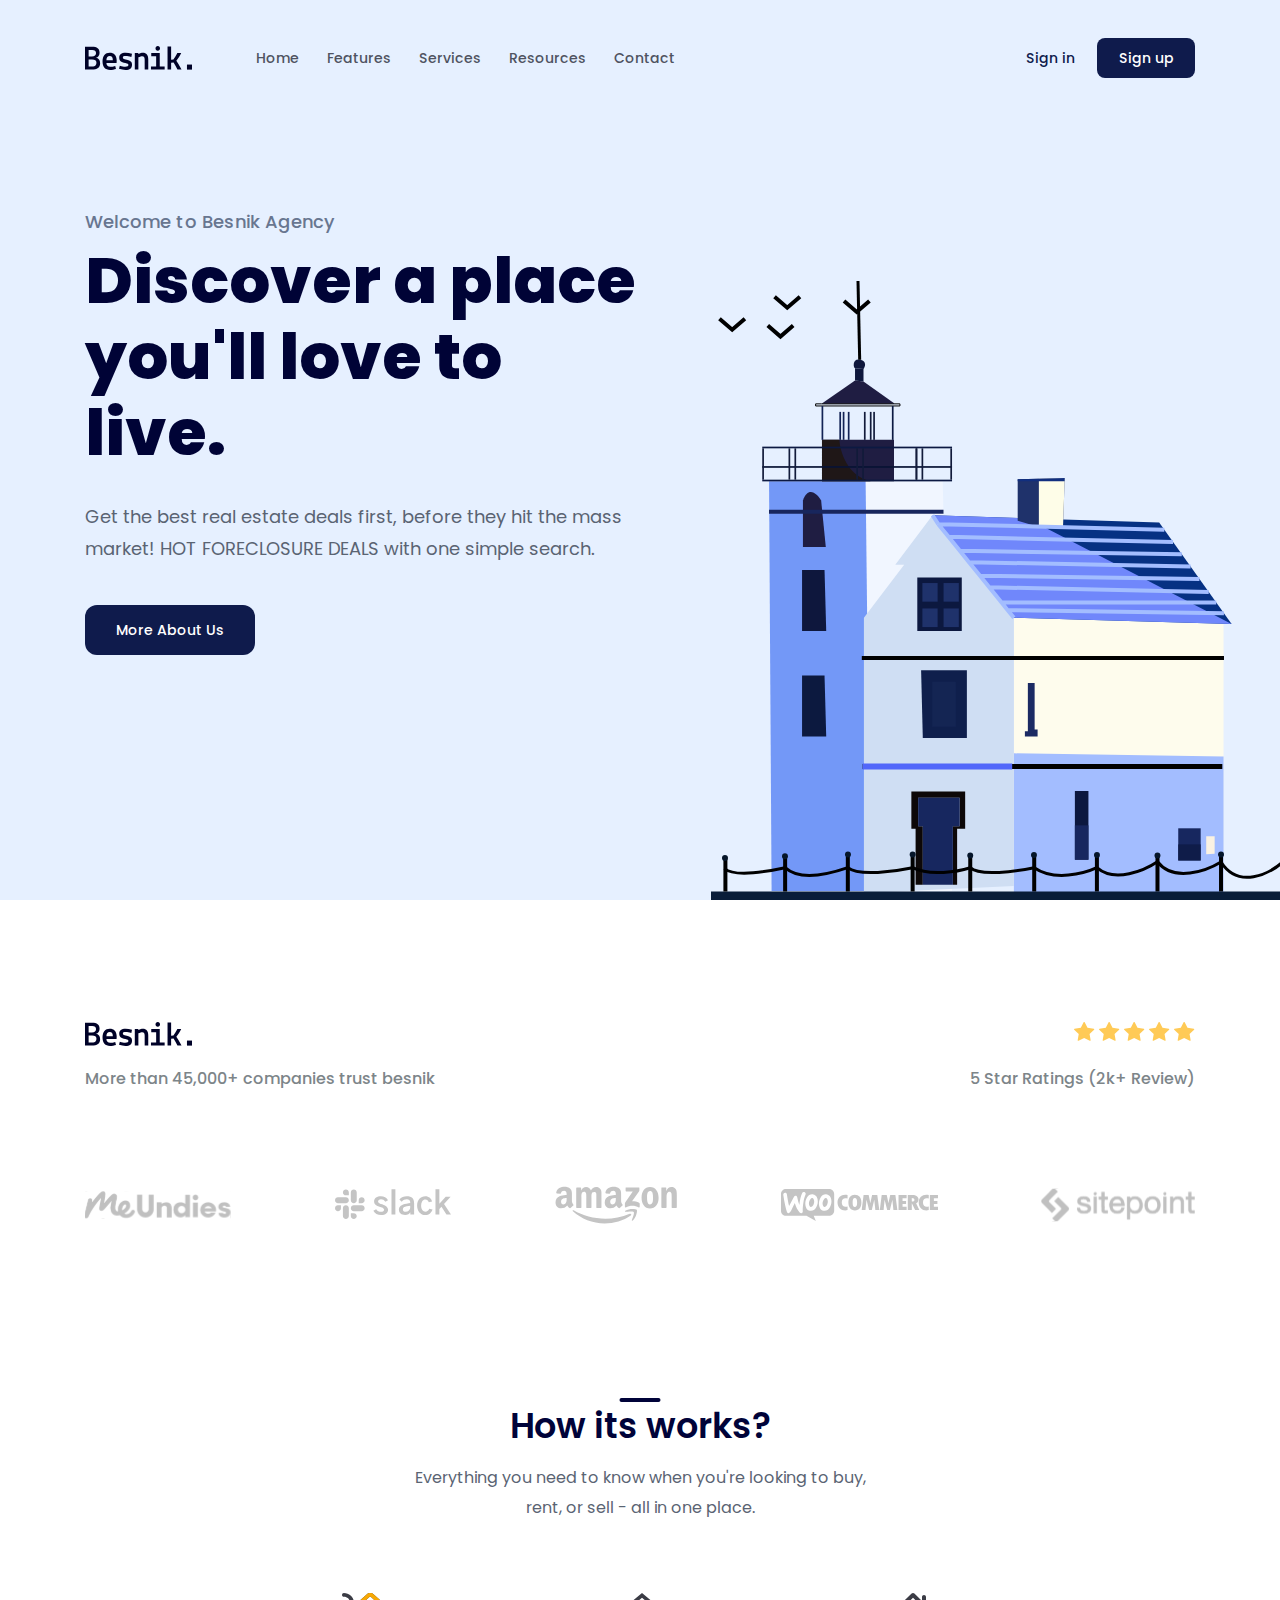
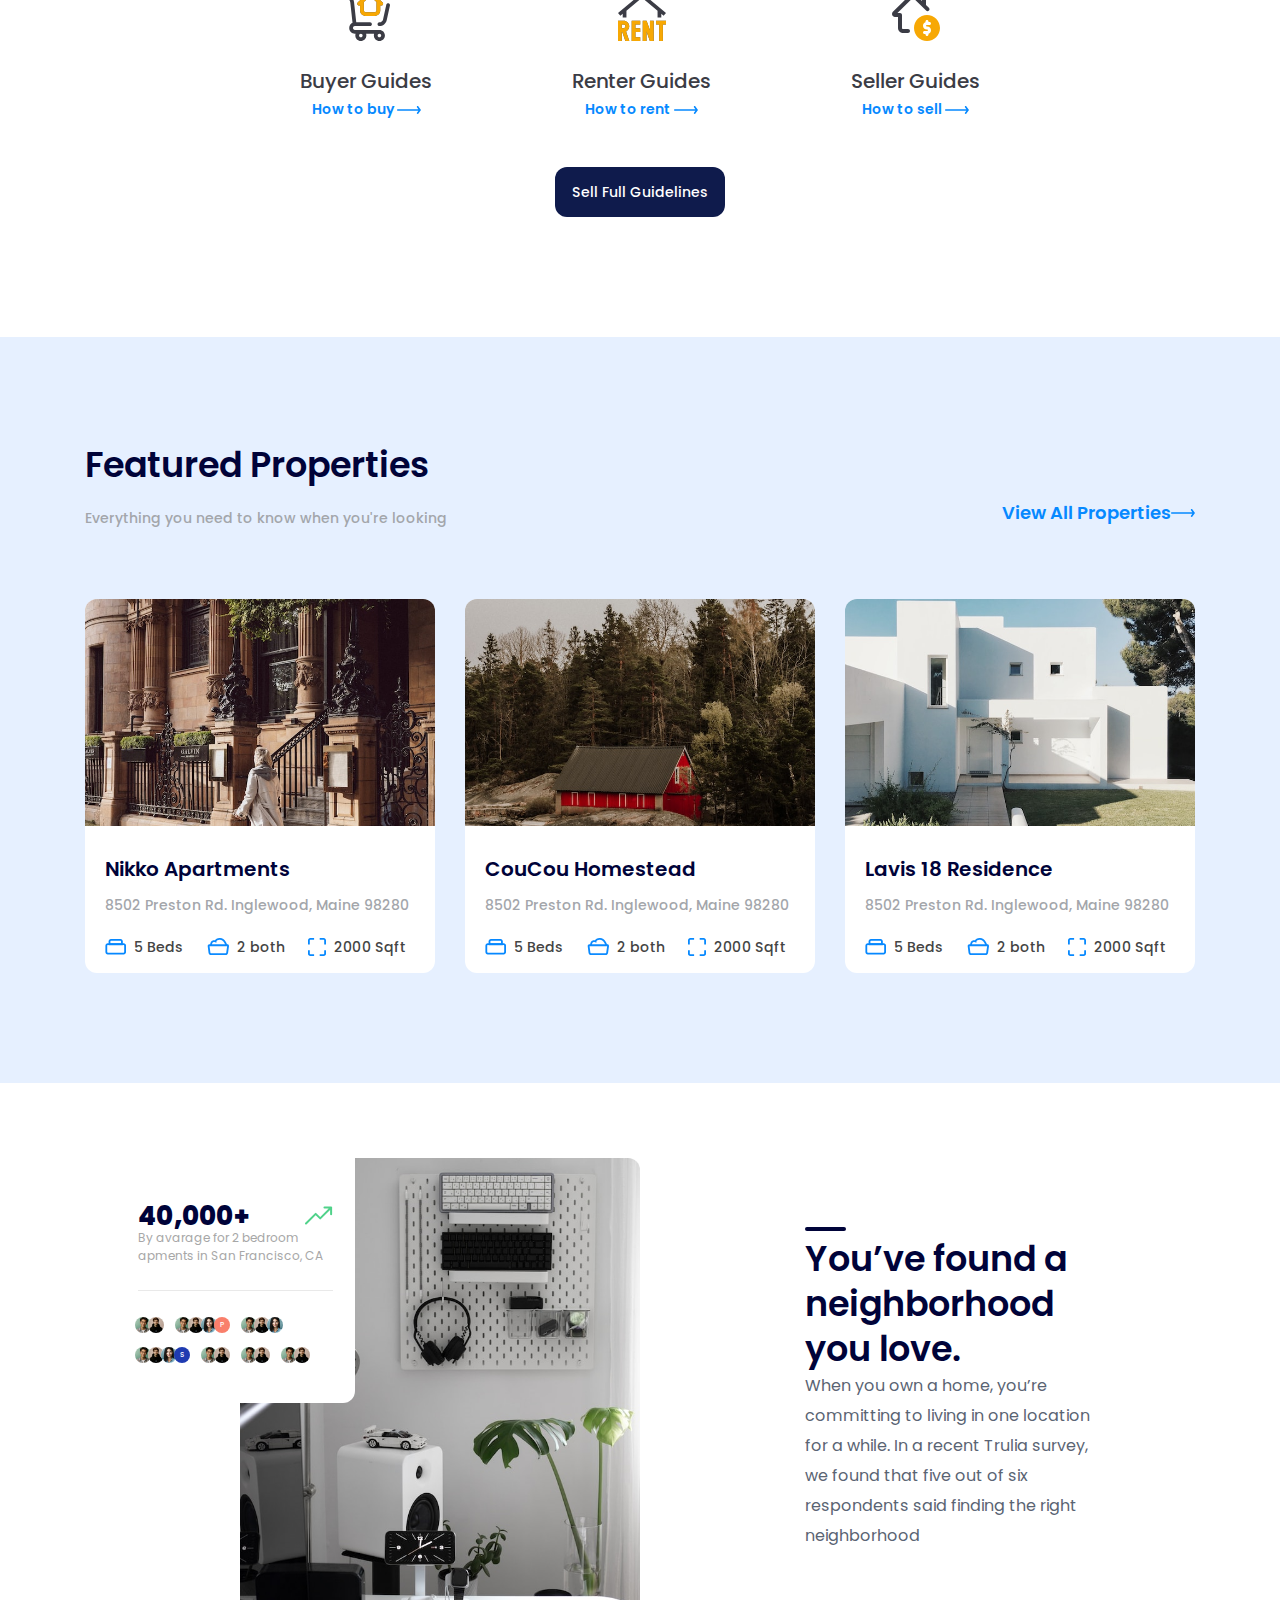
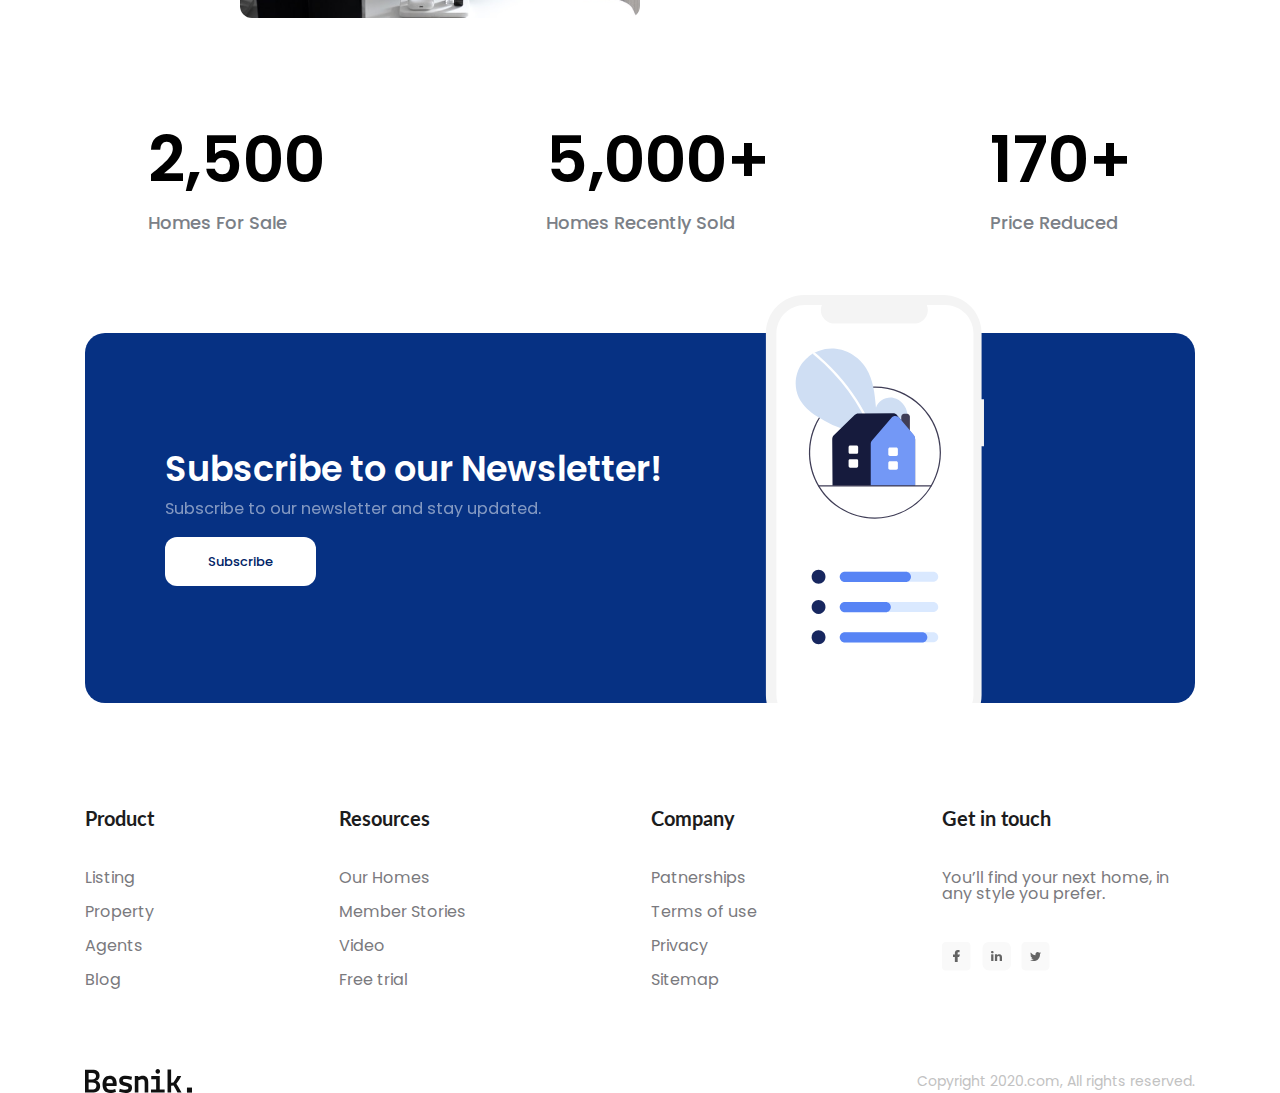
<file: index.html>
<!DOCTYPE html>
<html lang="en">
    <head>
        <meta charset="UTF-8" />
        <meta name="viewport" content="width=device-width, initial-scale=1.0" />
        <title>F8 Project 01</title>
        <!-- <link rel="preconnect" href="https://fonts.googleapis.com" />
        <link rel="preconnect" href="https://fonts.gstatic.com" crossorigin />
        <link
            href="https://fonts.googleapis.com/css2?family=Lato:wght@300;400&family=Montserrat:ital,wght@0,400;0,500;0,700;1,400;1,500;1,700&family=Poppins:ital,wght@0,500;1,500&family=Ubuntu:wght@500&display=swap"
            rel="stylesheet"
        /> -->
        <link rel="preconnect" href="https://fonts.googleapis.com" />
        <link rel="preconnect" href="https://fonts.gstatic.com" crossorigin />
        <link
            href="https://fonts.googleapis.com/css2?family=Lato:ital,wght@0,100;0,300;0,400;0,700;0,900;1,100;1,300;1,400;1,700;1,900&display=swap"
            rel="stylesheet"
        />
        <link rel="stylesheet" href="./assets/css/reset.css" />
        <link rel="stylesheet" href="./assets/css/styles.css" />
        <link rel="stylesheet" href="./assets/fonts/stylesheet.css" />
    </head>
    <body>
        <main style="height: 4000px">
            <!-- Header -->
            <header class="header">
                <div class="content">
                    <div class="navbar">
                        <!-- Logo -->
                        <img src="./assets/img/logo.svg" alt="Besnik." />
                        <!-- Navigation -->
                        <ul>
                            <li><a href="#!">Home</a></li>
                            <li><a href="#!">Features</a></li>
                            <li><a href="#!">Services</a></li>
                            <li><a href="#!">Resources</a></li>
                            <li><a href="#!">Contact</a></li>
                        </ul>
                        <!-- Action -->
                        <div class="action">
                            <a href="#!" class="action-link">Sign in</a>
                            <a href="#!" class="btn action-btn">Sign up</a>
                        </div>
                    </div>
                    <div class="hero">
                        <div class="info">
                            <p class="sub-title">Welcome to Besnik Agency</p>
                            <h1 class="title">
                                Discover a place you'll love to live.
                            </h1>
                            <p class="desc">
                                Get the best real estate deals first, before
                                they hit the mass market! HOT FORECLOSURE DEALS
                                with one simple search.
                            </p>
                            <a href="" class="btn hero-cta">More About Us</a>
                        </div>
                        <img
                            src="./assets/img/house-illustration.svg"
                            alt="Discover a place you'll love to live."
                            class="hero-img"
                        />
                    </div>
                </div>
            </header>
            <!-- Clients -->
            <div class="clients">
                <div class="content">
                    <div class="row">
                        <!-- Logo -->
                        <img src="./assets/img/logo.svg" alt="Besnik." />
                        <!-- Stars -->
                        <div class="stars">
                            <img src="./assets/img/star.svg" alt="" />
                            <img src="./assets/img/star.svg" alt="" />
                            <img src="./assets/img/star.svg" alt="" />
                            <img src="./assets/img/star.svg" alt="" />
                            <img src="./assets/img/star.svg" alt="" />
                        </div>
                    </div>
                    <div class="row">
                        <p class="desc">
                            More than 45,000+ companies trust besnik
                        </p>
                        <p class="desc">5 Star Ratings (2k+ Review)</p>
                    </div>
                    <div class="images">
                        <img src="./assets/img/client-1.svg" alt="" />
                        <img src="./assets/img/client-2.svg" alt="" />
                        <img src="./assets/img/client-3.svg" alt="" />
                        <img src="./assets/img/client-4.svg" alt="" />
                        <img src="./assets/img/client-5.svg" alt="" />
                    </div>
                </div>
            </div>
            <!-- Guides -->
            <div class="guides">
                <div class="content">
                    <h2 class="sub-title">How its works?</h2>
                    <p class="desc">
                        Everything you need to know when you're looking to buy,
                        rent, or sell - all in one place.
                    </p>
                </div>
                <ul class="list-guide">
                    <li class="guide-item">
                        <img
                            src="./assets/img/icon-1.svg"
                            alt=""
                            class="icon"
                        />
                        <h3 class="title">Buyer Guides</h3>
                        <a href="" class="link">
                            <span>How to buy</span>
                            <img src="./assets/img/arrow.svg" alt="" />
                        </a>
                    </li>
                    <li class="guide-item">
                        <img
                            src="./assets/img/icon-2.svg"
                            alt=""
                            class="icon"
                        />
                        <h3 class="title">Renter Guides</h3>
                        <a href="" class="link">
                            <span>How to rent</span>
                            <img src="./assets/img/arrow.svg" alt="" />
                        </a>
                    </li>
                    <li class="guide-item">
                        <img
                            src="./assets/img/icon-3.svg"
                            alt=""
                            class="icon"
                        />
                        <h3 class="title">Seller Guides</h3>
                        <a href="" class="link">
                            <span>How to sell</span>
                            <img src="./assets/img/arrow.svg" alt="" />
                        </a>
                    </li>
                </ul>
                <div class="guide-cta">
                    <a href="" class="btn">Sell Full Guidelines</a>
                </div>
            </div>
            <!-- Features -->
            <div class="featured">
                <div class="content">
                    <header>
                        <h2 class="sub-title">Featured Properties</h2>
                        <div class="row">
                            <p class="desc">
                                Everything you need to know when you're looking
                            </p>
                            <a href="" class="link">
                                <span>View All Properties</span>
                                <img src="./assets/img/arrow.svg" alt="" />
                            </a>
                        </div>
                    </header>
                    <div class="list">
                        <!-- Feature 1 -->
                        <div class="item">
                            <a href="#!">
                                <img
                                    src="./assets/img/feature-1.jpg"
                                    alt="Nikko Apartments"
                                    class="thumb"
                                />
                            </a>
                            <div class="body">
                                <h3 class="title">
                                    <a href="#!" class="line-clamp"
                                        >Nikko Apartments</a
                                    >
                                </h3>
                                <p class="desc line-clamp">
                                    8502 Preston Rd. Inglewood, Maine 98280
                                </p>
                                <div class="info">
                                    <img
                                        src="./assets/img/iconf-1.svg"
                                        alt=""
                                        class="icon"
                                    />
                                    <span class="label">5 Beds</span>
                                    <img
                                        src="./assets/img/iconf-2.svg"
                                        alt=""
                                        class="icon"
                                    />
                                    <span class="label">2 both</span>
                                    <img
                                        src="./assets/img/iconf-3.svg"
                                        alt=""
                                        class="icon"
                                    />
                                    <span class="label">2000 Sqft</span>
                                </div>
                            </div>
                        </div>
                        <!-- Feature 2 -->
                        <div class="item">
                            <a href="#!">
                                <img
                                    src="./assets/img/feature-2.jpg"
                                    alt="CouCou Homestead"
                                    class="thumb"
                                />
                            </a>
                            <div class="body">
                                <h3 class="title">
                                    <a href="#!">CouCou Homestead</a>
                                </h3>
                                <p class="desc">
                                    8502 Preston Rd. Inglewood, Maine 98280
                                </p>
                                <div class="info">
                                    <img
                                        src="./assets/img/iconf-1.svg"
                                        alt=""
                                        class="icon"
                                    />
                                    <span class="label">5 Beds</span>
                                    <img
                                        src="./assets/img/iconf-2.svg"
                                        alt=""
                                        class="icon"
                                    />
                                    <span class="label">2 both</span>
                                    <img
                                        src="./assets/img/iconf-3.svg"
                                        alt=""
                                        class="icon"
                                    />
                                    <span class="label">2000 Sqft</span>
                                </div>
                            </div>
                        </div>
                        <!-- Feature 3 -->
                        <div class="item">
                            <a href="#!">
                                <img
                                    src="./assets/img/feature-3.jpg"
                                    alt="Lavis 18 Residence"
                                    class="thumb"
                                />
                            </a>
                            <div class="body">
                                <h3 class="title">
                                    <a href="#!">Lavis 18 Reside</a>nce
                                </h3>
                                <p class="desc">
                                    8502 Preston Rd. Inglewood, Maine 98280
                                </p>
                                <div class="info">
                                    <img
                                        src="./assets/img/iconf-1.svg"
                                        alt=""
                                        class="icon"
                                    />
                                    <span class="label">5 Beds</span>
                                    <img
                                        src="./assets/img/iconf-2.svg"
                                        alt=""
                                        class="icon"
                                    />
                                    <span class="label">2 both</span>
                                    <img
                                        src="./assets/img/iconf-3.svg"
                                        alt=""
                                        class="icon"
                                    />
                                    <span class="label">2000 Sqft</span>
                                </div>
                            </div>
                        </div>
                    </div>
                </div>
            </div>
            <div class="stats">
                <div class="content">
                    <div class="row">
                        <div class="img-block">
                            <img
                                class="image"
                                src="./assets/img/stats-1.jpg"
                                alt="You’ve found a neighborhood you love."
                            />
                            <div class="stats-trend">
                                <div class="row">
                                    <strong class="value">40,000+</strong>
                                    <img
                                        src="./assets/img/stonk-ic.svg"
                                        alt=""
                                        class="icon"
                                    />
                                </div>
                                <p class="desc">
                                    By avarage for 2 bedroom apments in San
                                    Francisco, CA
                                </p>
                                <div class="seperate"></div>
                                <div class="avatar-block">
                                    <div class="avatar-group">
                                        <img
                                            src="./assets/img/avatar-0.jpg"
                                            alt="Avatar"
                                            class="avatar"
                                        />
                                        <img
                                            src="./assets/img/avatar-1.jpg"
                                            alt="Avatar"
                                            class="avatar"
                                        />
                                    </div>
                                    <div class="avatar-group">
                                        <img
                                            src="./assets/img/avatar-0.jpg"
                                            alt="Avatar"
                                            class="avatar"
                                        />
                                        <img
                                            src="./assets/img/avatar-1.jpg"
                                            alt="Avatar"
                                            class="avatar"
                                        />
                                        <img
                                            src="./assets/img/avatar-2.jpg"
                                            alt="Avatar"
                                            class="avatar"
                                        />
                                        <div
                                            class="avatar"
                                            style="--bg-image: #f97f6b"
                                        >
                                            P
                                        </div>
                                    </div>
                                    <div class="avatar-group">
                                        <img
                                            src="./assets/img/avatar-0.jpg"
                                            alt="Avatar"
                                            class="avatar"
                                        />
                                        <img
                                            src="./assets/img/avatar-1.jpg"
                                            alt="Avatar"
                                            class="avatar"
                                        /><img
                                            src="./assets/img/avatar-2.jpg"
                                            alt="Avatar"
                                            class="avatar"
                                        />
                                    </div>
                                    <div class="avatar-group">
                                        <img
                                            src="./assets/img/avatar-0.jpg"
                                            alt="Avatar"
                                            class="avatar"
                                        />
                                        <img
                                            src="./assets/img/avatar-1.jpg"
                                            alt="Avatar"
                                            class="avatar"
                                        />
                                        <img
                                            src="./assets/img/avatar-2.jpg"
                                            alt="Avatar"
                                            class="avatar"
                                        />
                                        <div
                                            class="avatar"
                                            style="--bg-image: #1f3bb1"
                                        >
                                            S
                                        </div>
                                    </div>
                                    <div class="avatar-group">
                                        <img
                                            src="./assets/img/avatar-0.jpg"
                                            alt="Avatar"
                                            class="avatar"
                                        />
                                        <img
                                            src="./assets/img/avatar-1.jpg"
                                            alt="Avatar"
                                            class="avatar"
                                        />
                                    </div>
                                    <div class="avatar-group">
                                        <img
                                            src="./assets/img/avatar-0.jpg"
                                            alt="Avatar"
                                            class="avatar"
                                        />
                                        <img
                                            src="./assets/img/avatar-1.jpg"
                                            alt="Avatar"
                                            class="avatar"
                                        />
                                    </div>
                                    <div class="avatar-group">
                                        <img
                                            src="./assets/img/avatar-0.jpg"
                                            alt="Avatar"
                                            class="avatar"
                                        />
                                        <img
                                            src="./assets/img/avatar-1.jpg"
                                            alt="Avatar"
                                            class="avatar"
                                        />
                                    </div>
                                </div>
                            </div>
                        </div>
                        <div class="info">
                            <h2 class="sub-title">
                                You’ve found a neighborhood you love.
                            </h2>
                            <p class="desc">
                                When you own a home, you’re committing to living
                                in one location for a while. In a recent Trulia
                                survey, we found that five out of six
                                respondents said finding the right neighborhood
                            </p>
                        </div>
                    </div>
                    <div class="row row-qty">
                        <div class="qty-item">
                            <strong class="qty">2,500</strong>
                            <div class="qty-desc">Homes For Sale</div>
                        </div>
                        <div class="qty-item">
                            <strong class="qty">5,000+</strong>
                            <div class="qty-desc">Homes Recently Sold</div>
                        </div>
                        <div class="qty-item">
                            <strong class="qty">170+</strong>
                            <div class="qty-desc">Price Reduced</div>
                        </div>
                    </div>
                </div>
            </div>
            <div class="subscription">
                <div class="content">
                    <div class="body">
                        <div class="info">
                            <h2 class="sub-title line-clamp">
                                Subscribe to our Newsletter!
                            </h2>
                            <p class="desc line-clamp" style="--line-clamp: 3">
                                Subscribe to our newsletter and stay updated.
                            </p>
                            <a href="#!" class="btn">Subscribe</a>
                        </div>
                        <img
                            src="./assets/img/home.svg"
                            alt="Subscribe to our Newsletter!"
                            class="image"
                        />
                    </div>
                </div>
            </div>
            <footer class="footer">
                <div class="content">
                    <div class="row row-top">
                        <div class="column">
                            <h3 class="heading">Product</h3>
                            <ul class="list">
                                <li class="item"><a href="#">Listing</a></li>
                                <li class="item"><a href="#">Property</a></li>
                                <li class="item"><a href="#">Agents</a></li>
                                <li class="item"><a href="#">Blog</a></li>
                            </ul>
                        </div>
                        <div class="column">
                            <h3 class="heading">Resources</h3>
                            <ul class="list">
                                <li class="item"><a href="#">Our Homes</a></li>
                                <li class="item">
                                    <a href="#">Member Stories</a>
                                </li>
                                <li class="item"><a href="#">Video</a></li>
                                <li class="item"><a href="#">Free trial</a></li>
                            </ul>
                        </div>
                        <div class="column">
                            <h3 class="heading">Company</h3>
                            <ul class="list">
                                <li class="item">
                                    <a href="#">Patnerships</a>
                                </li>
                                <li class="item">
                                    <a href="#">Terms of use</a>
                                </li>
                                <li class="item"><a href="#">Privacy</a></li>
                                <li class="item"><a href="#">Sitemap</a></li>
                            </ul>
                        </div>
                        <div class="column">
                            <h3 class="heading">Get in touch</h3>
                            <div class="desc">
                                You’ll find your next home, in any style you
                                prefer.
                            </div>
                            <div class="social">
                                <a href="" class="social-link">
                                    <img src="/assets/img/fb-icon.svg" alt="" />
                                </a>
                                <a href="" class="social-link">
                                    <img
                                        src="/assets/img/linked-icon.svg"
                                        alt=""
                                    />
                                </a>
                                <a href="" class="social-link">
                                    <img
                                        src="/assets/img/twt-icon.svg"
                                        alt=""
                                    />
                                </a>
                            </div>
                        </div>
                    </div>
                    <div class="row row-bottom">
                        <img src="/assets/img/footer.svg" alt="" class="logo" />
                        <p class="copyright">
                            Copyright 2020.com, All rights reserved.
                        </p>
                    </div>
                </div>
            </footer>
        </main>
    </body>
</html>
</file>
<file: assets/css/styles.css>
* {
    box-sizing: border-box;
}
html {
    font-size: 62.5%;
}
:root{
    --main_color: #0F1B4C;
}
body{
    font-size: 1.6rem;
    font-family: "Poppins", sans-serif;
}
/* HEADER */
.header{
    position: relative;
    background: #E6F0FF;
    height: 100vh;
}
/* Common */
.content{
    width: 1110px;
    max-width: calc(100% - 48px);
    margin-left: auto;
    margin-right: auto;
}
.line-clamp{
    display: -webkit-box;
    -webkit-line-clamp: var(--line-clamp, 2);
    -webkit-box-orient: vertical;
    overflow: hidden;
}
.btn{
    min-width: 98px;
    border-radius: 12px;
    background: var(--main_color);
    color: #fff;
    font-weight: 500;
    font-size: 1.4rem;
    padding: 18px 16px;
    text-align: center;
    display: inline-block;
}
.btn:hover{
    opacity: 0.9;
}
/* Rieng */
.navbar{
    display: flex;
    align-items: center;
    padding-top: 38px;
}
.navbar ul{
    display: flex;
    margin-left: 50px;
}
.action{
    margin-left: auto;
}
.navbar ul a {
    color: #4F5361;
    font-size: 1.4rem;
    font-weight: 500;
    padding: 8px 1.4rem;
}
.navbar ul a:hover{
    text-decoration: underline;
}
a{
    text-decoration: none;
}
.navbar .action-link{
    color: var(--main_color);
    font-size: 1.4rem;
    font-weight: 500;
}
.action .action-btn{
    padding: 13px 16px;
    margin-left: 18px;
    border-radius: 8px;
}
.hero .info{
    width: 51%;
}
.hero{
    margin-top: 130px;
}
.hero .sub-title{
    color: #687690;
    font-size: 1.8rem;
    font-weight: 500;
    line-height: 1.5;
    letter-spacing: 0.01em;
}
.title{
    margin-top: 8px;
    color: #000336;
    font-size: 6.4rem;
    font-weight: 700;
    line-height: 1.1875;
}
.hero .desc{
    color: #5A6473;
    font-size: 1.8rem;
    font-weight: 400;
    line-height: 1.78;
    margin-top: 30px;
    word-break: break;
}
.hero-cta{
    min-width: 170px;
    margin-top: 40px;
}
.hero-img{
    position: absolute;
    right: calc((100vw - 1110px)/2 - 100px);
    bottom: 0;
}
.clients{
    margin-top: 79px;
    padding: 43px 0 64px;
}
.clients .row{
    display: flex;
    justify-content: space-between;
}
.clients .desc{
    color: #7D8589;
    font-size: 16px;
    font-weight: 500;
    line-height: 1.25; /* 125% */
    margin-top: 23px;
}
.clients .images{
    display: flex;
    justify-content: space-between;
    margin-top: 96px;
}
/* ===========Guides=============== */
.guides{
    margin-top: 40px;
    padding: 79px 0;
}
.list-guide{
    display: flex;
    justify-content: center;
    margin-top: 70px;
}
.guide-item{
    margin: 0 70px;
    text-align: center;
}
.guides .content .sub-title{
    color: #000339;
    text-align: center;
    font-size: 3.5rem;
    font-weight: 600;
    line-height: 1; /* 100% */
    position: relative;
}
.guides .content .sub-title::before{
    content: "";
    display: inline-block;
    width: 41px;
    height: 4px;
    border-radius: 12px;
    background: #000339;    
    position: absolute;
    top: -10px;
    left: 50%;
    transform: translateX(-50%);
}
.guides .content .desc{
    color: #5A6473;
    text-align: center;
    font-size: 1.6rem;
    font-weight: 400;
    line-height: 30px; /* 187.5% */
    margin: 20px auto 0;
    width: 459px;
    max-width: 100%;
}
.list-guide .guide-item .title{
    color: #3B3C45;
    font-size: 2rem;
    font-weight: 500;
    line-height: 1.1; /* 110% */
    margin-top: 26px;
}
.list-guide .guide-item .link{
    color: #0689FF;
    font-size: 1.4rem;
    font-weight: 600;
    text-decoration: none;
    margin-top: 10px;
    display: inline-block;
}
.guide-item .arrow{
    margin-left: 4px;
}
.guide-cta{
    display: flex;
    justify-content: center;
    margin-top: 50px;
}
.guide-cta .btn{
    min-width: 170px;
}
/* ==========Features========== */
.featured{
    background: #E6F0FF;
    margin-top: 41px;
    padding: 110px 0;
}
.featured .sub-title{
    color: #000339;
    font-size: 3.5rem;
    font-weight: 600;
    line-height: 1; /* 100% */
    display: inline-block;
}
.featured .title a{
    color: #000339;
    font-size: 2rem;
    font-weight: 600;
    line-height: 1.5;
}
.featured .desc{
    --line-clamp: 3;
    color: #5A6473;
    font-size: 1.6rem;
    font-weight: 400;
    line-height: 1.875; /* 187.5% */
}
.featured .link{
    color: #0689FF;
    font-size: 1.8rem;
    font-weight: 600;
    display:flex;
    align-items: center;
}
.featured .row{
    margin-top: 15px;
    display: flex;
    justify-content: space-between;
}
.featured .link .arrow{
    margin-left: 8px;
}
.featured .list{
    display: flex;
    gap: 30px;
    margin-top: 70px;
}
.featured .item .thumb{
    width: 100%;
    height: 227px;
    object-fit: cover;
    border-top-left-radius: 12px;
    border-top-right-radius: 12px;
}
.featured .item{
    flex: 1;
    background: white;
    border-radius: 12px;
}
.featured .body{
    padding: 17px 20px;
}
.featured .title{
    color: #000339;
    font-size: 2rem;
    font-weight: 600;
    line-height: 1; /* 100% */
}
.featured .desc{
    color: #A3A6AB;
    font-size: 1.4rem;
    font-weight: 500;
    line-height: normal;
    margin-top: 11px;
}

.featured .info{
    display: flex;
    margin-top: 22px;
    align-items: center;
}
.featured .info .label{
    color: #444;
    font-size: 1.4rem;
    font-weight: 500;
    letter-spacing: 0.01rem;
    margin-left: 8px;
}
.featured .item .icon{
    margin-left: 23px;
}
.featured .item .icon:first-child{
    margin-left: 0;
}
.stats{
    margin-top: 75px;
}
.stats .content{
    width: 1048px;
}
.stats .content .img-block, .stats .info{
    width: 50%;
}
.stats .img-block .image{
    width: 400px;
    height: 460px;
    object-fit: cover;
    border-radius: 12px;
    margin-left: auto;
    display: block;
}
.stats .info{
    padding: 79px 0 0 165px;
}
.stats .row{
    display: flex;
}
.stats .content .sub-title{
    color: #000339;
    font-size: 3.5rem;
    font-weight: 600;
    line-height: 1.28; /* 128.571% */
    width: 269px;
    position: relative;
}
.stats .content .sub-title::before{
    content: "";
    left: 0;
    top: -10px;
    position: absolute;
    border-radius: 12px;
    background: #000339;
    display: block;
    width: 41px;
    height: 4px;
}
.stats .info .desc{
    color: #5A6473;
    font-size: 1.6rem;
    font-weight: 400;
    line-height: 1.875; /* 187.5% */
    width: 309px;
}
.stats-trend .row .value{
    color: #000339;
    font-family: 'Poppins';
    font-size: 2.6rem;
    font-weight: 700;
    letter-spacing: 0.26px;
}
.stats-trend .icon{
    margin-left: auto;
}
.stats-trend .desc{
    color: #A7A7A7;
    font-family: 'Poppins';
    font-size: 12px;
    font-weight: 400;
    line-height: 18px; /* 150% */
}
.stats-trend .seperate{
    height: 1px;
    background: #E9E9E9;
    margin-top: 25px;
}
.stats-trend{
    position: absolute;
    top: 0;
    left: 0;
    background-color: #FFF;
    width: 239px;
    border-radius: 0px 0px 12px 12px;
    padding: 45px 22px 40px;
}
.content .img-block{
    position: relative;
}
.stats .avatar-block {
    margin-top: 26px;
    display: flex;
    gap: 14px;
    flex-wrap: wrap;
}
.avatar-group {
    display: flex;
}
.avatar-group .avatar{
    height: 16px;
    width: 16px;
    border-radius: 16.337px;
    object-fit: cover;    
    margin-left: -3px;
    background: var(--bg-image, #fff);
    color: #FFF;
    text-align: center;
    line-height: 16px;
    font-size: 0.7rem;
    font-weight: 450;
}
.row-qty{
    margin-top: 110px;
    justify-content: space-between;
    padding: 0 32px;
}
.qty-item .qty{
    color: #000;
    font-family: Poppins;
    font-size: 6.44rem;
    font-weight: 600;
}
.qty-item .qty-desc{
    color: #7B8087;
    font-family: Poppins;
    font-size: 1.8rem;
    font-weight: 500;
    margin-top: 22px;
}
.subscription{
    margin-top: 101px;
}
.subscription .body{
    display: flex;
    border-radius: 20px;
    background: #063183;
    height: 370px;
    align-items: center;
    position: relative;
}
.subscription .info{
    padding: 0 80px;
    width: 671px;
}
.subscription .sub-title{
    color: #FFF;
    font-family: Poppins;
    font-size: 3.5rem;
    font-weight: 600;
}
.subscription .desc{
    color: #FFF;
    font-family: Poppins;
    font-size: 1.6rem;
    font-weight: 400;
    margin-top: 15px;
    opacity: 0.5;
}
.subscription .info a{
    background: #FFF;
    color: #002366;
    text-align: center;
    font-family: Poppins;
    font-size: 1.3rem;
    font-weight: 500;
    margin-top: 20px;
    min-width: 151px;
}
.subscription .image{
    position: absolute;
    bottom: 0;
    left: 680px;
}
.footer {
    margin-top: 55px;
}
.footer .heading{
    font-family: 'Lato';
    font-weight: 700;
    font-size: 2rem;
    color: #1C1C1D;
    margin-top: 50px;
}
.footer .list .item a{
    text-decoration: none;
    font-family: Poppins;
    font-weight: 400;
    font-size: 1.6rem;
    color: #7A7A7E;
    white-space: nowrap;
}
.footer .desc{
    text-decoration: none;
    font-family: Poppins;
    font-weight: 400;
    font-size: 1.6rem;
    color: #7A7A7E;
}
.footer .copyright{
    font-family: Poppins;
    font-size: 1.4rem;
    font-weight: 400;
    color: #C2C2C2;
}
.footer .content .row{
    display: flex;
}
.footer .content .list, .footer .desc{
    margin-top: 42px;
}
.footer .item{
    margin-top: 18px;
}
.row-top{
    gap: 185px;
}
.footer .social{
    display: flex;
    margin-top: 40px;
    gap: 11.5px;
}
.footer .social-link{
    display: flex;
    justify-items: center;
    align-items: center;
    width: 28px;
    height: 28px;
}
.footer .action-link:hover{
    background-color: #ebebeb;
}
.footer .row-bottom{
    display: flex;
    margin-top: 81px;
    align-items: center;
    justify-content: space-between;
}
</file>
<file: assets/fonts/stylesheet.css>
/* @font-face {
    font-family: 'iCiel Cucho';
    src: url('iCielAmerigraf/iCielCucho-Bold.woff2') format('woff2'),
        url('iCielAmerigraf/iCielCucho-Bold.woff') format('woff');
    font-weight: bold;
    font-style: normal;
    font-display: swap;
}

@font-face {
    font-family: 'iCiel Cucho';
    src: url('iCielAmerigraf/iCielCucho-Ornament.woff2') format('woff2'),
        url('iCielAmerigraf/iCielCucho-Ornament.woff') format('woff');
    font-weight: normal;
    font-style: normal;
    font-display: swap;
}

@font-face {
    font-family: 'Bree Serif';
    src: url('iCielAmerigraf/BreeSerif.woff2') format('woff2'),
        url('iCielAmerigraf/BreeSerif.woff') format('woff');
    font-weight: normal;
    font-style: normal;
    font-display: swap;
}

@font-face {
    font-family: 'iCiel Cucho';
    src: url('iCielAmerigraf/iCielCucho.woff2') format('woff2'),
        url('iCielAmerigraf/iCielCucho.woff') format('woff');
    font-weight: normal;
    font-style: normal;
    font-display: swap;
}

@font-face {
    font-family: 'iCiel Gotham';
    src: url('iCielAmerigraf/iCielGotham-Thin.woff2') format('woff2'),
        url('iCielAmerigraf/iCielGotham-Thin.woff') format('woff');
    font-weight: 100;
    font-style: normal;
    font-display: swap;
}

@font-face {
    font-family: 'iCiel Gotham';
    src: url('iCielAmerigraf/iCielGotham-Medium.woff2') format('woff2'),
        url('iCielAmerigraf/iCielGotham-Medium.woff') format('woff');
    font-weight: 500;
    font-style: normal;
    font-display: swap;
}

@font-face {
    font-family: 'iCiel Altus Extra';
    src: url('iCielAmerigraf/iCielAltusExtra.woff2') format('woff2'),
        url('iCielAmerigraf/iCielAltusExtra.woff') format('woff');
    font-weight: normal;
    font-style: normal;
    font-display: swap;
}

@font-face {
    font-family: 'iCiel Altus Extra';
    src: url('iCielAmerigraf/iCielAltusExtra.woff2') format('woff2'),
        url('iCielAmerigraf/iCielAltusExtra.woff') format('woff');
    font-weight: normal;
    font-style: normal;
    font-display: swap;
}

@font-face {
    font-family: 'iCiel Alina';
    src: url('iCielAmerigraf/iCielAlina.woff2') format('woff2'),
        url('iCielAmerigraf/iCielAlina.woff') format('woff');
    font-weight: normal;
    font-style: normal;
    font-display: swap;
}

@font-face {
    font-family: 'iCiel Gotham Ultra';
    src: url('iCielAmerigraf/iCielGotham-Ultra.woff2') format('woff2'),
        url('iCielAmerigraf/iCielGotham-Ultra.woff') format('woff');
    font-weight: normal;
    font-style: normal;
    font-display: swap;
}

@font-face {
    font-family: 'iCiel Altus Serif';
    src: url('iCielAmerigraf/iCielAltusSerif.woff2') format('woff2'),
        url('iCielAmerigraf/iCielAltusSerif.woff') format('woff');
    font-weight: normal;
    font-style: normal;
    font-display: swap;
}

@font-face {
    font-family: 'iCiel Altus';
    src: url('iCielAmerigraf/iCielAltus.woff2') format('woff2'),
        url('iCielAmerigraf/iCielAltus.woff') format('woff');
    font-weight: normal;
    font-style: normal;
    font-display: swap;
}

@font-face {
    font-family: 'iCiel Altus Serif';
    src: url('iCielAmerigraf/iCielAltusSerif.woff2') format('woff2'),
        url('iCielAmerigraf/iCielAltusSerif.woff') format('woff');
    font-weight: normal;
    font-style: normal;
    font-display: swap;
}

@font-face {
    font-family: 'iCiel Altus';
    src: url('iCielAmerigraf/iCielAltus.woff2') format('woff2'),
        url('iCielAmerigraf/iCielAltus.woff') format('woff');
    font-weight: normal;
    font-style: normal;
    font-display: swap;
}

@font-face {
    font-family: 'iCiel Cadena';
    src: url('iCielAmerigraf/iCielCadena.woff2') format('woff2'),
        url('iCielAmerigraf/iCielCadena.woff') format('woff');
    font-weight: 900;
    font-style: normal;
    font-display: swap;
}

@font-face {
    font-family: 'iCiel Kermel';
    src: url('iCielAmerigraf/iCielKermel.woff2') format('woff2'),
        url('iCielAmerigraf/iCielKermel.woff') format('woff');
    font-weight: normal;
    font-style: normal;
    font-display: swap;
}

@font-face {
    font-family: 'iCiel Pacifico';
    src: url('iCielAmerigraf/iCielPacifico.woff2') format('woff2'),
        url('iCielAmerigraf/iCielPacifico.woff') format('woff');
    font-weight: normal;
    font-style: normal;
    font-display: swap;
}

@font-face {
    font-family: 'iCiel Finch Ornaments';
    src: url('iCielAmerigraf/iCielFinchOrnaments.woff2') format('woff2'),
        url('iCielAmerigraf/iCielFinchOrnaments.woff') format('woff');
    font-weight: normal;
    font-style: normal;
    font-display: swap;
}

@font-face {
    font-family: 'iCiel Finch Ornaments';
    src: url('iCielAmerigraf/iCielFinchOrnaments.woff2') format('woff2'),
        url('iCielAmerigraf/iCielFinchOrnaments.woff') format('woff');
    font-weight: normal;
    font-style: normal;
    font-display: swap;
}

@font-face {
    font-family: 'iCiel Kermel';
    src: url('iCielAmerigraf/iCielKermel.woff2') format('woff2'),
        url('iCielAmerigraf/iCielKermel.woff') format('woff');
    font-weight: normal;
    font-style: normal;
    font-display: swap;
}

@font-face {
    font-family: 'iCiel Pacifico';
    src: url('iCielAmerigraf/iCielPacifico.woff2') format('woff2'),
        url('iCielAmerigraf/iCielPacifico.woff') format('woff');
    font-weight: normal;
    font-style: normal;
    font-display: swap;
}

@font-face {
    font-family: 'iCiel Rukola';
    src: url('iCielAmerigraf/iCielRukola.woff2') format('woff2'),
        url('iCielAmerigraf/iCielRukola.woff') format('woff');
    font-weight: normal;
    font-style: italic;
    font-display: swap;
}

@font-face {
    font-family: 'iCiel Rukola';
    src: url('iCielAmerigraf/iCielRukola.woff2') format('woff2'),
        url('iCielAmerigraf/iCielRukola.woff') format('woff');
    font-weight: normal;
    font-style: italic;
    font-display: swap;
}

@font-face {
    font-family: 'iCiel Amerigraf';
    src: url('iCielAmerigraf/iCielAmerigraf.woff2') format('woff2'),
        url('iCielAmerigraf/iCielAmerigraf.woff') format('woff');
    font-weight: normal;
    font-style: normal;
    font-display: swap;
}

@font-face {
    font-family: 'iCiel Bambola';
    src: url('iCielAmerigraf/iCielBambola.woff2') format('woff2'),
        url('iCielAmerigraf/iCielBambola.woff') format('woff');
    font-weight: normal;
    font-style: normal;
    font-display: swap;
}

@font-face {
    font-family: 'iCiel Amerigraf';
    src: url('iCielAmerigraf/iCielAmerigraf.woff2') format('woff2'),
        url('iCielAmerigraf/iCielAmerigraf.woff') format('woff');
    font-weight: normal;
    font-style: normal;
    font-display: swap;
}

@font-face {
    font-family: 'iCiel Cadena';
    src: url('iCielAmerigraf/iCielCadena.woff2') format('woff2'),
        url('iCielAmerigraf/iCielCadena.woff') format('woff');
    font-weight: 900;
    font-style: normal;
    font-display: swap;
}

@font-face {
    font-family: 'iCiel Bambola';
    src: url('iCielAmerigraf/iCielBambola.woff2') format('woff2'),
        url('iCielAmerigraf/iCielBambola.woff') format('woff');
    font-weight: normal;
    font-style: normal;
    font-display: swap;
}

@font-face {
    font-family: 'iCiel Soup of Justice';
    src: url('iCielAmerigraf/iCielSoupofJustice.woff2') format('woff2'),
        url('iCielAmerigraf/iCielSoupofJustice.woff') format('woff');
    font-weight: normal;
    font-style: normal;
    font-display: swap;
}

@font-face {
    font-family: 'iCiel Paris Serif';
    src: url('iCielAmerigraf/iCielParisSerif-Bold.woff2') format('woff2'),
        url('iCielAmerigraf/iCielParisSerif-Bold.woff') format('woff');
    font-weight: bold;
    font-style: normal;
    font-display: swap;
}
 */
 /* iCiel Amerigraf */
 @font-face {
    font-family: 'iCiel Amerigraf';
    src: url('iCiel Amerigraf/iCielAmerigraf.woff2') format('woff2'),
        url('iCiel Amerigraf/iCielAmerigraf.woff') format('woff');
    font-weight: normal;
    font-style: normal;
    font-display: swap;
}
/* Poppins */
@font-face {
    font-family: 'Poppins';
    src: url('Poppins/Poppins-BlackItalic.woff2') format('woff2'),
        url('Poppins/Poppins-BlackItalic.woff') format('woff');
    font-weight: 900;
    font-style: italic;
    font-display: swap;
}

@font-face {
    font-family: 'Poppins';
    src: url('Poppins/Poppins-Black.woff2') format('woff2'),
        url('Poppins/Poppins-Black.woff') format('woff');
    font-weight: 900;
    font-style: normal;
    font-display: swap;
}

@font-face {
    font-family: 'Poppins';
    src: url('Poppins/Poppins-Bold.woff2') format('woff2'),
        url('Poppins/Poppins-Bold.woff') format('woff');
    font-weight: bold;
    font-style: normal;
    font-display: swap;
}

@font-face {
    font-family: 'Poppins';
    src: url('Poppins/Poppins-ExtraBoldItalic.woff2') format('woff2'),
        url('Poppins/Poppins-ExtraBoldItalic.woff') format('woff');
    font-weight: bold;
    font-style: italic;
    font-display: swap;
}

@font-face {
    font-family: 'Poppins';
    src: url('Poppins/Poppins-ExtraLight.woff2') format('woff2'),
        url('Poppins/Poppins-ExtraLight.woff') format('woff');
    font-weight: 200;
    font-style: normal;
    font-display: swap;
}

@font-face {
    font-family: 'Poppins';
    src: url('Poppins/Poppins-ExtraBold.woff2') format('woff2'),
        url('Poppins/Poppins-ExtraBold.woff') format('woff');
    font-weight: bold;
    font-style: normal;
    font-display: swap;
}

@font-face {
    font-family: 'Poppins';
    src: url('Poppins/Poppins-BoldItalic.woff2') format('woff2'),
        url('Poppins/Poppins-BoldItalic.woff') format('woff');
    font-weight: bold;
    font-style: italic;
    font-display: swap;
}

@font-face {
    font-family: 'Poppins';
    src: url('Poppins/Poppins-LightItalic.woff2') format('woff2'),
        url('Poppins/Poppins-LightItalic.woff') format('woff');
    font-weight: 300;
    font-style: italic;
    font-display: swap;
}

@font-face {
    font-family: 'Poppins';
    src: url('Poppins/Poppins-Italic.woff2') format('woff2'),
        url('Poppins/Poppins-Italic.woff') format('woff');
    font-weight: normal;
    font-style: italic;
    font-display: swap;
}

@font-face {
    font-family: 'Poppins';
    src: url('Poppins/Poppins-Light.woff2') format('woff2'),
        url('Poppins/Poppins-Light.woff') format('woff');
    font-weight: 300;
    font-style: normal;
    font-display: swap;
}

@font-face {
    font-family: 'Poppins';
    src: url('Poppins/Poppins-ExtraLightItalic.woff2') format('woff2'),
        url('Poppins/Poppins-ExtraLightItalic.woff') format('woff');
    font-weight: 200;
    font-style: italic;
    font-display: swap;
}

@font-face {
    font-family: 'Poppins';
    src: url('Poppins/Poppins-Regular.woff2') format('woff2'),
        url('Poppins/Poppins-Regular.woff') format('woff');
    font-weight: normal;
    font-style: normal;
    font-display: swap;
}

@font-face {
    font-family: 'Poppins';
    src: url('Poppins/Poppins-MediumItalic.woff2') format('woff2'),
        url('Poppins/Poppins-MediumItalic.woff') format('woff');
    font-weight: 500;
    font-style: italic;
    font-display: swap;
}

@font-face {
    font-family: 'Poppins';
    src: url('Poppins/Poppins-SemiBoldItalic.woff2') format('woff2'),
        url('Poppins/Poppins-SemiBoldItalic.woff') format('woff');
    font-weight: 600;
    font-style: italic;
    font-display: swap;
}

@font-face {
    font-family: 'Poppins';
    src: url('Poppins/Poppins-Medium.woff2') format('woff2'),
        url('Poppins/Poppins-Medium.woff') format('woff');
    font-weight: 500;
    font-style: normal;
    font-display: swap;
}

@font-face {
    font-family: 'Poppins';
    src: url('Poppins/Poppins-SemiBold.woff2') format('woff2'),
        url('Poppins/Poppins-SemiBold.woff') format('woff');
    font-weight: 600;
    font-style: normal;
    font-display: swap;
}

@font-face {
    font-family: 'Poppins';
    src: url('Poppins/Poppins-Thin.woff2') format('woff2'),
        url('Poppins/Poppins-Thin.woff') format('woff');
    font-weight: 100;
    font-style: normal;
    font-display: swap;
}

@font-face {
    font-family: 'Poppins';
    src: url('Poppins/Poppins-ThinItalic.woff2') format('woff2'),
        url('Poppins/Poppins-ThinItalic.woff') format('woff');
    font-weight: 100;
    font-style: italic;
    font-display: swap;
}
</file>
